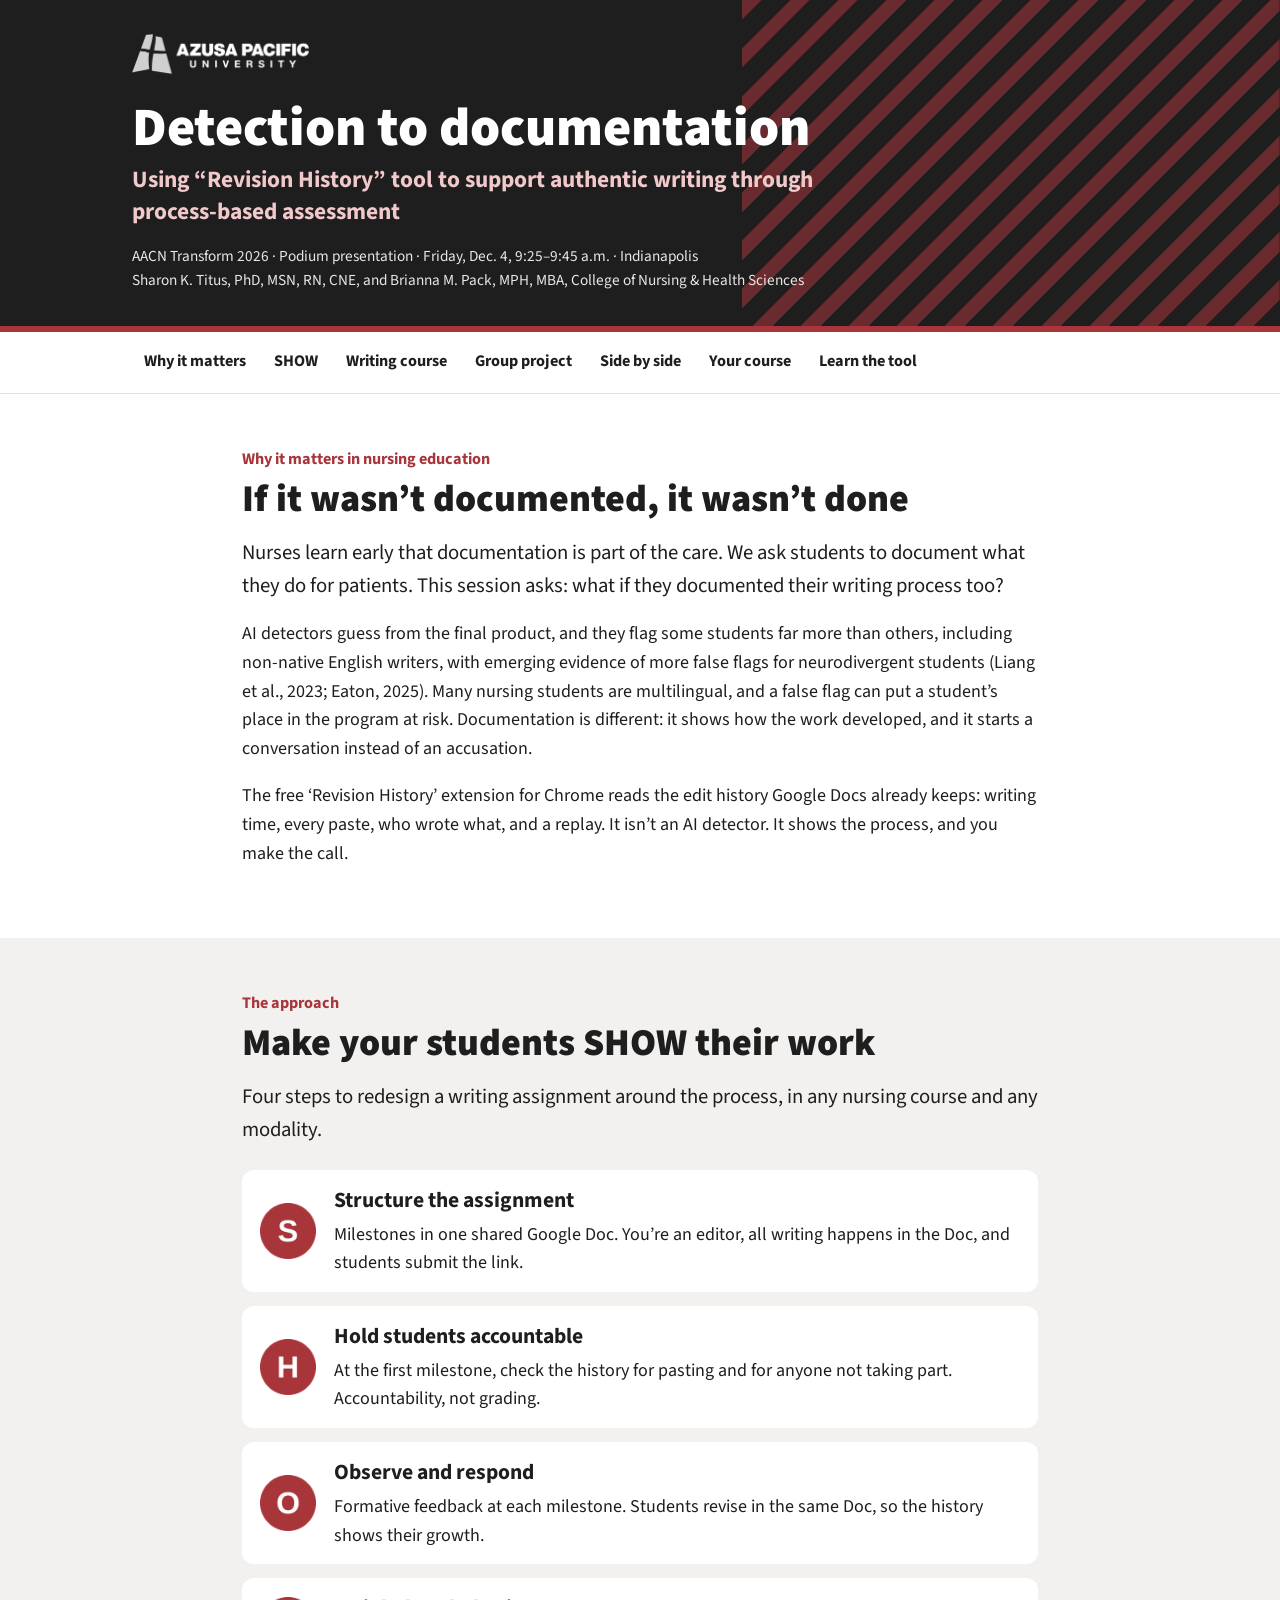
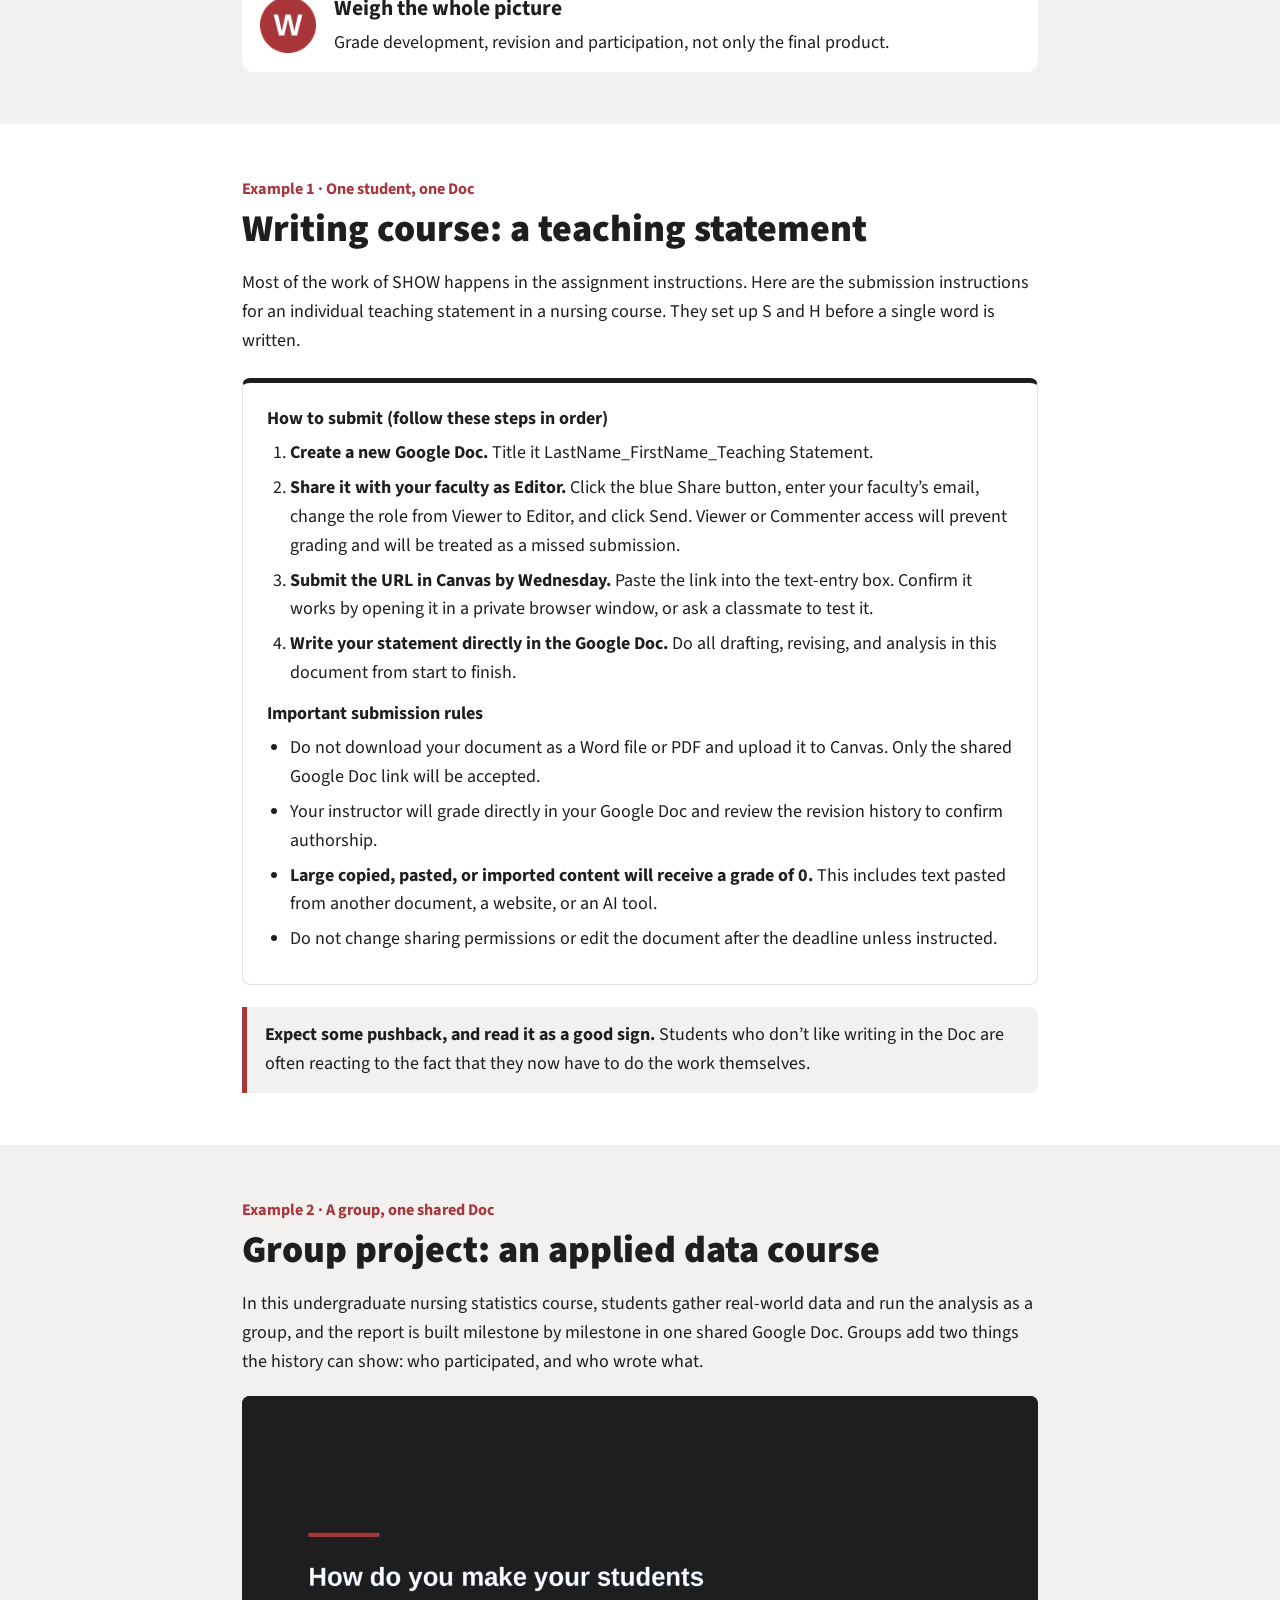
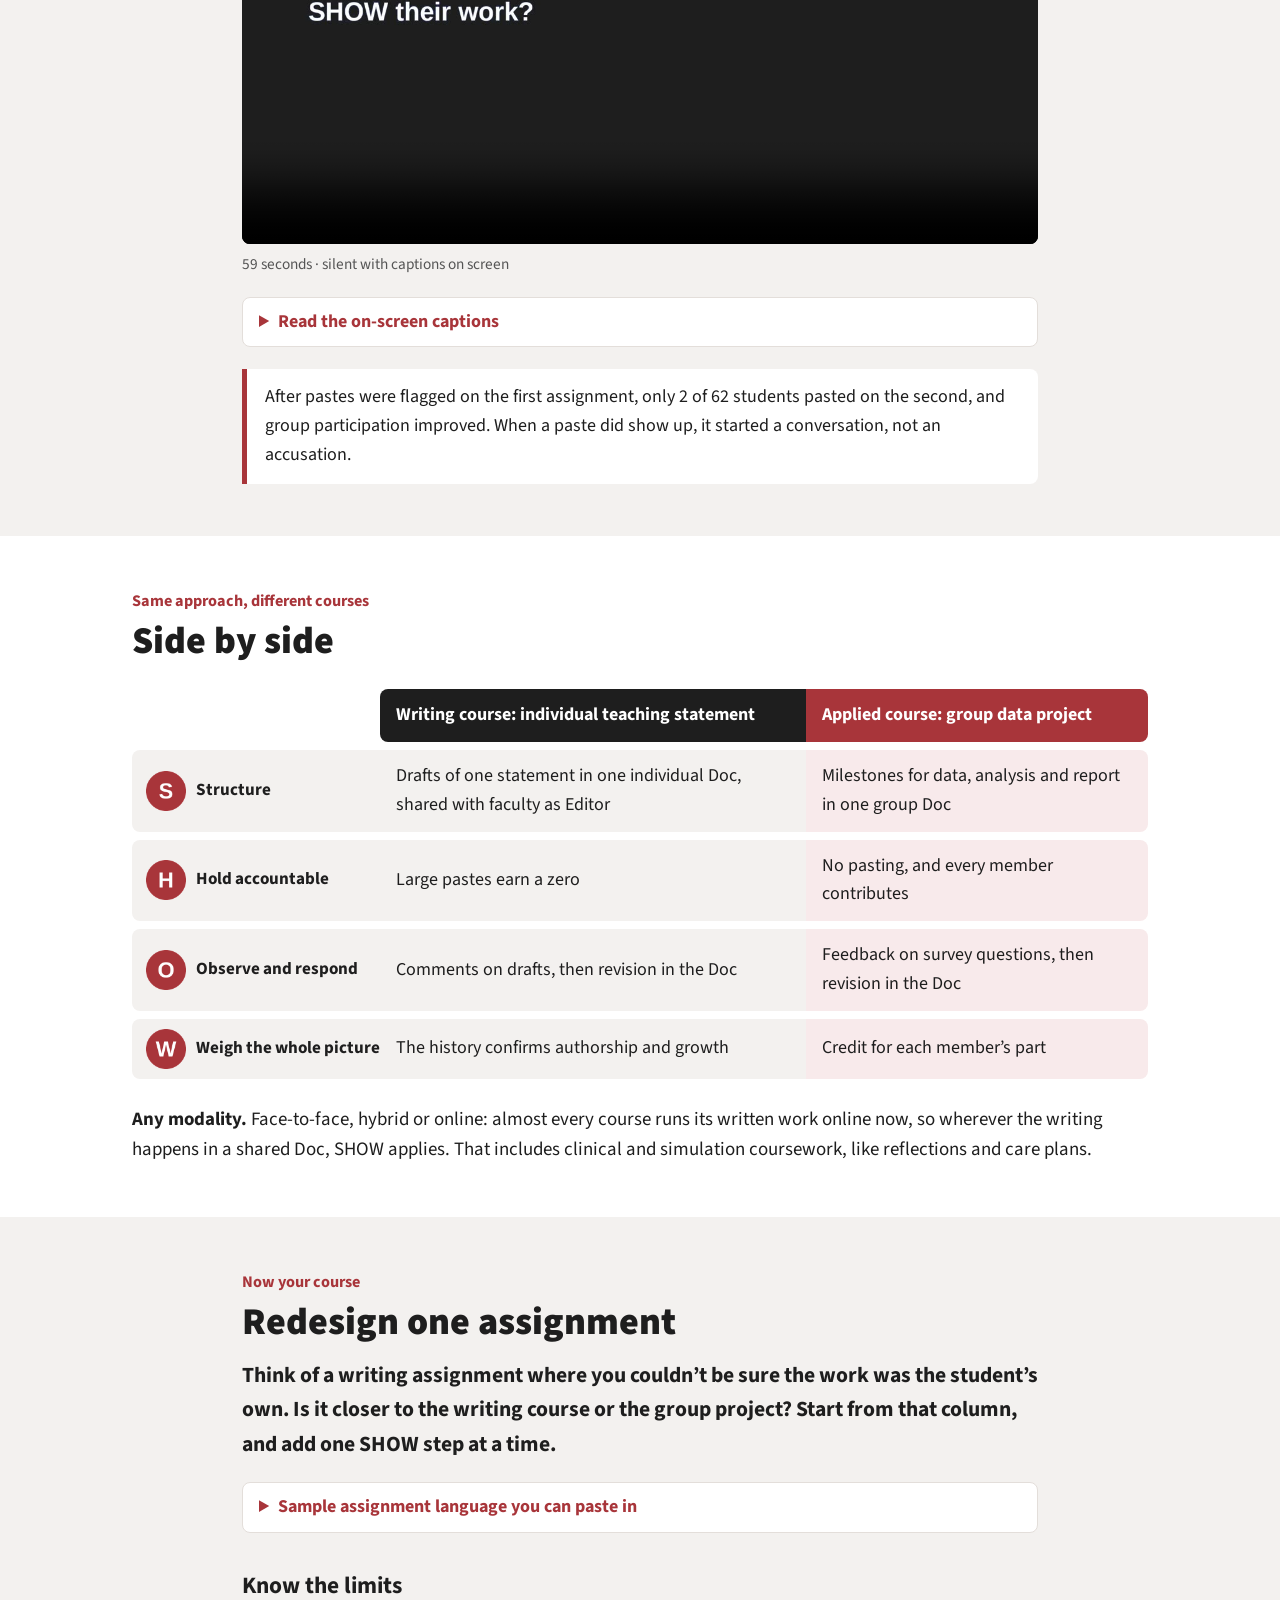
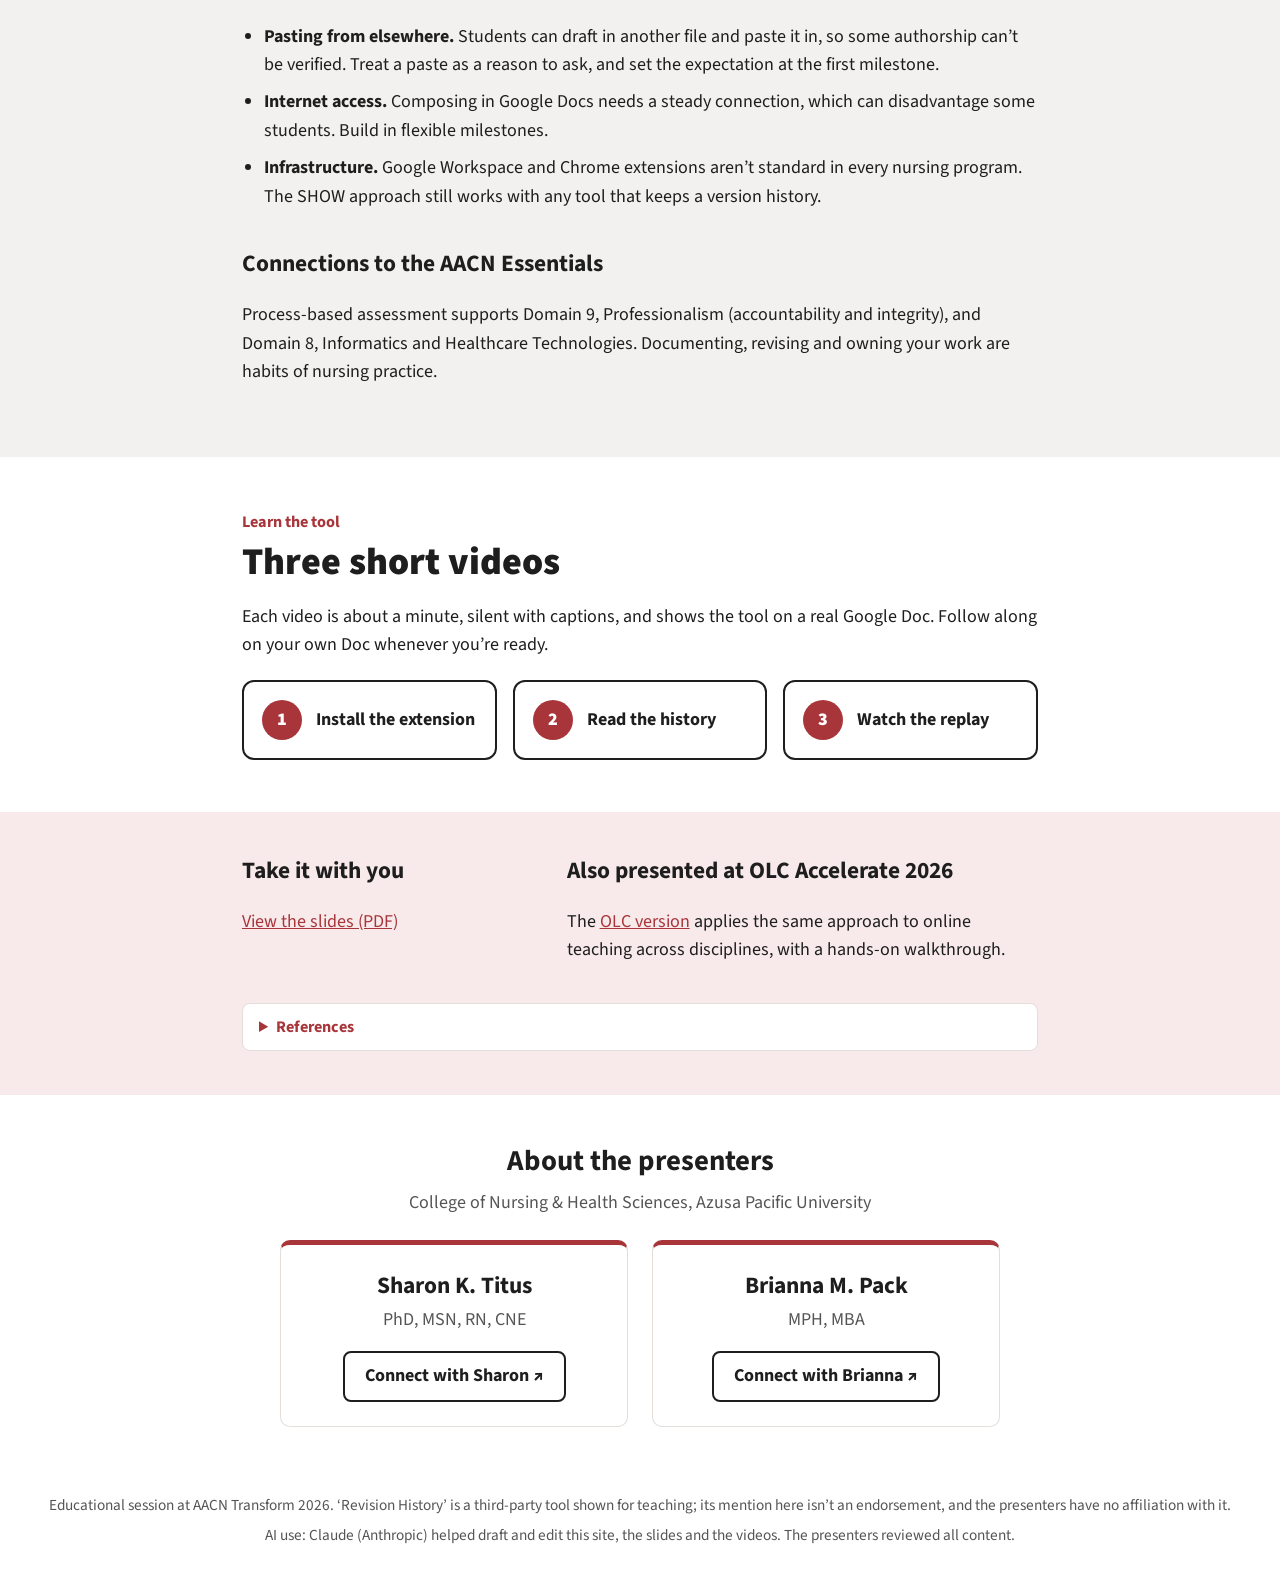
<file: index.html>
<!doctype html>
<html lang="en"><head><meta charset="utf-8"><meta name="viewport" content="width=device-width,initial-scale=1">
<title>Overview · Detection to documentation</title>
<meta name="description" content="Using “Revision History” tool to support authentic writing through process-based assessment. SHOW across nursing courses, from AACN Transform 2026.">
<meta property="og:title" content="Detection to documentation: Overview"><meta property="og:description" content="Using “Revision History” tool to support authentic writing through process-based assessment. Nursing education, any modality.">
<meta property="og:url" content="https://briannapack.github.io/detection-to-documentation-aacn/"><meta property="og:image" content="https://briannapack.github.io/detection-to-documentation-aacn/assets/img/share.png">
<meta property="og:image:alt" content="Detection to documentation: Using “Revision History” tool to support authentic writing through process-based assessment"><meta name="twitter:card" content="summary_large_image">
<link rel="icon" href="assets/img/badge-S.png">
<link rel="preconnect" href="https://fonts.googleapis.com"><link rel="preconnect" href="https://fonts.gstatic.com" crossorigin>
<link href="https://fonts.googleapis.com/css2?family=Source+Sans+3:wght@400;600;700;900&display=swap" rel="stylesheet">
<link rel="stylesheet" href="assets/site.css"></head>
<body><a class="skip" href="#main">Skip to content</a>
<header class="hero"><div class="in">
<div class="toprow"><img class="apu" src="assets/img/apu-white.png" alt="Azusa Pacific University" width="179" height="40"></div>
<h1><a href="">Detection to documentation</a></h1><p class="sub">Using “Revision History” tool to support authentic writing through process-based assessment</p>
<p class="meta">AACN Transform 2026 · Podium presentation · Friday, Dec. 4, 9:25–9:45 a.m. · Indianapolis<br>Sharon K. Titus, PhD, MSN, RN, CNE, and Brianna M. Pack, MPH, MBA, College of Nursing &amp; Health Sciences</p></div></header>
<nav class="secnav" aria-label="On this page"><div class="in"><a href="#why">Why it matters</a><a href="#show">SHOW</a><a href="#writing">Writing course</a><a href="#group">Group project</a><a href="#compare">Side by side</a><a href="#yours">Your course</a><a href="#tool">Learn the tool</a></div></nav>
<main id="main">
<section class="sec" id="why"><div class="in narrow">
<p class="eyebrow">Why it matters in nursing education</p>
<h2 class="title">If it wasn’t documented, it wasn’t done</h2>
<p class="lead">Nurses learn early that documentation is part of the care. We ask students to document what they do for patients. This session asks: what if they documented their writing process too?</p>
<p>AI detectors guess from the final product, and they flag some students far more than others, including non-native English writers, with emerging evidence of more false flags for neurodivergent students (Liang et al., 2023; Eaton, 2025). Many nursing students are multilingual, and a false flag can put a student’s place in the program at risk. Documentation is different: it shows how the work developed, and it starts a conversation instead of an accusation.</p>
<p>The free ‘Revision History’ extension for Chrome reads the edit history Google Docs already keeps: writing time, every paste, who wrote what, and a replay. It isn’t an AI detector. It shows the process, and you make the call.</p>
</div></section>

<section class="band" id="show"><div class="in narrow">
<p class="eyebrow">The approach</p>
<h2 class="title">Make your students SHOW their work</h2>
<p class="lead">Four steps to redesign a writing assignment around the process, in any nursing course and any modality.</p>
<div class="show"><div class="srow"><img class="badge" src="assets/img/badge-S.png" alt="S" width="56" height="56"><div><h3>Structure the assignment</h3><p>Milestones in one shared Google Doc. You’re an editor, all writing happens in the Doc, and students submit the link.</p></div></div><div class="srow"><img class="badge" src="assets/img/badge-H.png" alt="H" width="56" height="56"><div><h3>Hold students accountable</h3><p>At the first milestone, check the history for pasting and for anyone not taking part. Accountability, not grading.</p></div></div><div class="srow"><img class="badge" src="assets/img/badge-O.png" alt="O" width="56" height="56"><div><h3>Observe and respond</h3><p>Formative feedback at each milestone. Students revise in the same Doc, so the history shows their growth.</p></div></div><div class="srow"><img class="badge" src="assets/img/badge-W.png" alt="W" width="56" height="56"><div><h3>Weigh the whole picture</h3><p>Grade development, revision and participation, not only the final product.</p></div></div></div>
</div></section>

<section class="sec" id="writing"><div class="in narrow">
<p class="eyebrow">Example 1 · One student, one Doc</p>
<h2 class="title">Writing course: a teaching statement</h2>
<p>Most of the work of SHOW happens in the assignment instructions. Here are the submission instructions for an individual teaching statement in a nursing course. They set up S and H before a single word is written.</p>
<div class="instr"><p class="ihead">How to submit (follow these steps in order)</p>
<ol><li><b>Create a new Google Doc.</b> Title it LastName_FirstName_Teaching Statement.</li>
<li><b>Share it with your faculty as Editor.</b> Click the blue Share button, enter your faculty’s email, change the role from Viewer to Editor, and click Send. Viewer or Commenter access will prevent grading and will be treated as a missed submission.</li>
<li><b>Submit the URL in Canvas by Wednesday.</b> Paste the link into the text-entry box. Confirm it works by opening it in a private browser window, or ask a classmate to test it.</li>
<li><b>Write your statement directly in the Google Doc.</b> Do all drafting, revising, and analysis in this document from start to finish.</li></ol>
<p class="ihead">Important submission rules</p>
<ul><li>Do not download your document as a Word file or PDF and upload it to Canvas. Only the shared Google Doc link will be accepted.</li>
<li>Your instructor will grade directly in your Google Doc and review the revision history to confirm authorship.</li>
<li><b>Large copied, pasted, or imported content will receive a grade of 0.</b> This includes text pasted from another document, a website, or an AI tool.</li>
<li>Do not change sharing permissions or edit the document after the deadline unless instructed.</li></ul></div>
<p class="note"><b>Expect some pushback, and read it as a good sign.</b> Students who don’t like writing in the Doc are often reacting to the fact that they now have to do the work themselves.</p>
</div></section>

<section class="band" id="group"><div class="in narrow">
<p class="eyebrow">Example 2 · A group, one shared Doc</p>
<h2 class="title">Group project: an applied data course</h2>
<p>In this undergraduate nursing statistics course, students gather real-world data and run the analysis as a group, and the report is built milestone by milestone in one shared Google Doc. Groups add two things the history can show: who participated, and who wrote what.</p>
<figure class="vid">
<video controls playsinline preload="metadata" poster="assets/img/poster-show.jpg" aria-label="Video: a group project set up with SHOW">
<source src="assets/video/make-your-students-show-their-work.mp4" type="video/mp4"></video>
<figcaption class="small">59 seconds · silent with captions on screen</figcaption>
<details class="col"><summary>Read the on-screen captions</summary><ol class="caps"><li>How do you make your students SHOW their work?</li><li>A group project set up with SHOW.</li><li>“Add me as an editor when your group creates this Google Doc.” Instructor sees every draft.</li><li>“Do all writing directly in the Google Doc.” No pasting means a visible process.</li><li>“Looking Ahead: This brainstorm is the first draft of your project proposal.” Feedback comes before the final version.</li><li>“Submit the Google Doc shareable link in the Canvas submission box.” Only the original Doc keeps its history.</li><li>From detection to documentation: the process is the evidence. Try it: redesign one assignment with SHOW.</li></ol></details>
</figure>
<p class="note">After pastes were flagged on the first assignment, only 2 of 62 students pasted on the second, and group participation improved. When a paste did show up, it started a conversation, not an accusation.</p>
</div></section>

<section class="sec" id="compare"><div class="in">
<p class="eyebrow">Same approach, different courses</p>
<h2 class="title">Side by side</h2>
<div class="tablewrap"><table class="cmp"><thead><tr><th scope="col"><span class="sr">SHOW step</span></th><th scope="col">Writing course: individual teaching statement</th><th scope="col">Applied course: group data project</th></tr></thead>
<tbody><tr><th scope="row"><img class="badge" src="assets/img/badge-S.png" alt="S" width="40" height="40"><span>Structure</span></th><td>Drafts of one statement in one individual Doc, shared with faculty as Editor</td><td>Milestones for data, analysis and report in one group Doc</td></tr><tr><th scope="row"><img class="badge" src="assets/img/badge-H.png" alt="H" width="40" height="40"><span>Hold accountable</span></th><td>Large pastes earn a zero</td><td>No pasting, and every member contributes</td></tr><tr><th scope="row"><img class="badge" src="assets/img/badge-O.png" alt="O" width="40" height="40"><span>Observe and respond</span></th><td>Comments on drafts, then revision in the Doc</td><td>Feedback on survey questions, then revision in the Doc</td></tr><tr><th scope="row"><img class="badge" src="assets/img/badge-W.png" alt="W" width="40" height="40"><span>Weigh the whole picture</span></th><td>The history confirms authorship and growth</td><td>Credit for each member’s part</td></tr></tbody></table></div>
<p class="modal"><b>Any modality.</b> Face-to-face, hybrid or online: almost every course runs its written work online now, so wherever the writing happens in a shared Doc, SHOW applies. That includes clinical and simulation coursework, like reflections and care plans.</p>
</div></section>

<section class="band" id="yours"><div class="in narrow">
<p class="eyebrow">Now your course</p>
<h2 class="title">Redesign one assignment</h2>
<p class="try">Think of a writing assignment where you couldn’t be sure the work was the student’s own. Is it closer to the writing course or the group project? Start from that column, and add one SHOW step at a time.</p>
<details class="col"><summary>Sample assignment language you can paste in</summary>
<ol class="copy"><li><b>Add me as an editor when you create this Google Doc.</b> I use the revision history to verify participation and authorship and ensure fairness. Students who do not show active involvement in the Google Doc will not receive credit.</li>
<li><b>Do all writing directly in the Google Doc.</b> The revision history is how I see your writing process, and the process is part of what this assignment asks for. Content that is written elsewhere and pasted, imported, or uploaded into the document cannot be verified, so it will receive a zero.</li></ol>
<p><b>To submit:</b> Share the Doc with your faculty as Editor, and submit the Google Doc’s link in Canvas. Do not upload a Word or PDF copy.</p>
<button class="copybtn" type="button">Copy this language</button></details>
<h3 class="h3">Know the limits</h3>
<ul class="limits"><li><b>Pasting from elsewhere.</b> Students can draft in another file and paste it in, so some authorship can’t be verified. Treat a paste as a reason to ask, and set the expectation at the first milestone.</li>
<li><b>Internet access.</b> Composing in Google Docs needs a steady connection, which can disadvantage some students. Build in flexible milestones.</li>
<li><b>Infrastructure.</b> Google Workspace and Chrome extensions aren’t standard in every nursing program. The SHOW approach still works with any tool that keeps a version history.</li></ul>
<h3 class="h3">Connections to the AACN Essentials</h3>
<p>Process-based assessment supports Domain 9, Professionalism (accountability and integrity), and Domain 8, Informatics and Healthcare Technologies. Documenting, revising and owning your work are habits of nursing practice.</p>
</div></section>

<section class="sec" id="tool"><div class="in narrow">
<p class="eyebrow">Learn the tool</p>
<h2 class="title">Three short videos</h2>
<p>Each video is about a minute, silent with captions, and shows the tool on a real Google Doc. Follow along on your own Doc whenever you’re ready.</p>
<div class="tcards"><a class="tcard" href="step-1/"><span class="num">1</span><span>Install the extension</span></a><a class="tcard" href="step-2/"><span class="num">2</span><span>Read the history</span></a><a class="tcard" href="step-3/"><span class="num">3</span><span>Watch the replay</span></a></div>
</div></section>
<section class="take"><div class="in narrow">
<div class="takegrid"><div><h2 class="h3">Take it with you</h2><p><a href="downloads/Detection-to-Documentation-Slides.pdf" target="_blank" rel="noopener">View the slides (PDF)</a></p></div>
<div><h2 class="h3">Also presented at OLC Accelerate 2026</h2><p>The <a href="https://briannapack.github.io/detection-to-documentation/">OLC version</a> applies the same approach to online teaching across disciplines, with a hands-on walkthrough.</p></div></div>
<details class="col refs"><summary>References</summary><ul>
<li>American Association of Colleges of Nursing. (2021). <i>The Essentials: Core competencies for professional nursing education</i>. https://www.aacnnursing.org/essentials</li>
<li>Eaton, S. E. (2025). Neurodiversity and academic integrity: Toward epistemic plurality in a postplagiarism era. <i>Teaching in Higher Education</i>. https://doi.org/10.1080/13562517.2025.2583456</li>
<li>Gay, K., &amp; Muscanell, N. (2026, March 23). <i>2026 EDUCAUSE students and technology report: Steady through change</i>. EDUCAUSE.</li>
<li>Liang, W., Yuksekgonul, M., Mao, Y., Wu, E., &amp; Zou, J. (2023). GPT detectors are biased against non-native English writers. <i>Patterns, 4</i>(7), Article 100779. https://doi.org/10.1016/j.patter.2023.100779</li>
<li>Schmitz, A., &amp; Laird, E. (2025, December). AI-powered pedagogy: A guide to evidence-based teaching tools. <i>EDUCAUSE Review</i>.</li>
<li>Revision History. (n.d.). <i>Writing process visibility for Google Docs &amp; Slides</i>. https://revisionhistory.com</li></ul></details>
</div></section>
<section class="presenters"><div class="in narrow"><h2 class="h3">About the presenters</h2><p class="psub">College of Nursing &amp; Health Sciences, Azusa Pacific University</p><div class="pgrid"><div class="pcard"><h3>Sharon K. Titus</h3><p class="cred">PhD, MSN, RN, CNE</p><a class="cbtn" href="https://www.linkedin.com/in/sharon-k-titus-phd-msn-rn-cne-professor-310044142/" target="_blank" rel="noopener">Connect with Sharon <span aria-hidden="true">↗</span><span class="sr">(opens in a new tab)</span></a></div><div class="pcard"><h3>Brianna M. Pack</h3><p class="cred">MPH, MBA</p><a class="cbtn" href="https://briannapack.github.io/" target="_blank" rel="noopener">Connect with Brianna <span aria-hidden="true">↗</span><span class="sr">(opens in a new tab)</span></a></div></div></div></section></main>
<footer class="foot"><p>Educational session at AACN Transform 2026. ‘Revision History’ is a third-party tool shown for teaching; its mention here isn’t an endorsement, and the presenters have no affiliation with it.</p>
<p>AI use: Claude (Anthropic) helped draft and edit this site, the slides and the videos. The presenters reviewed all content.</p></footer>
<script src="assets/site.js" defer></script>
</body></html>
</file>
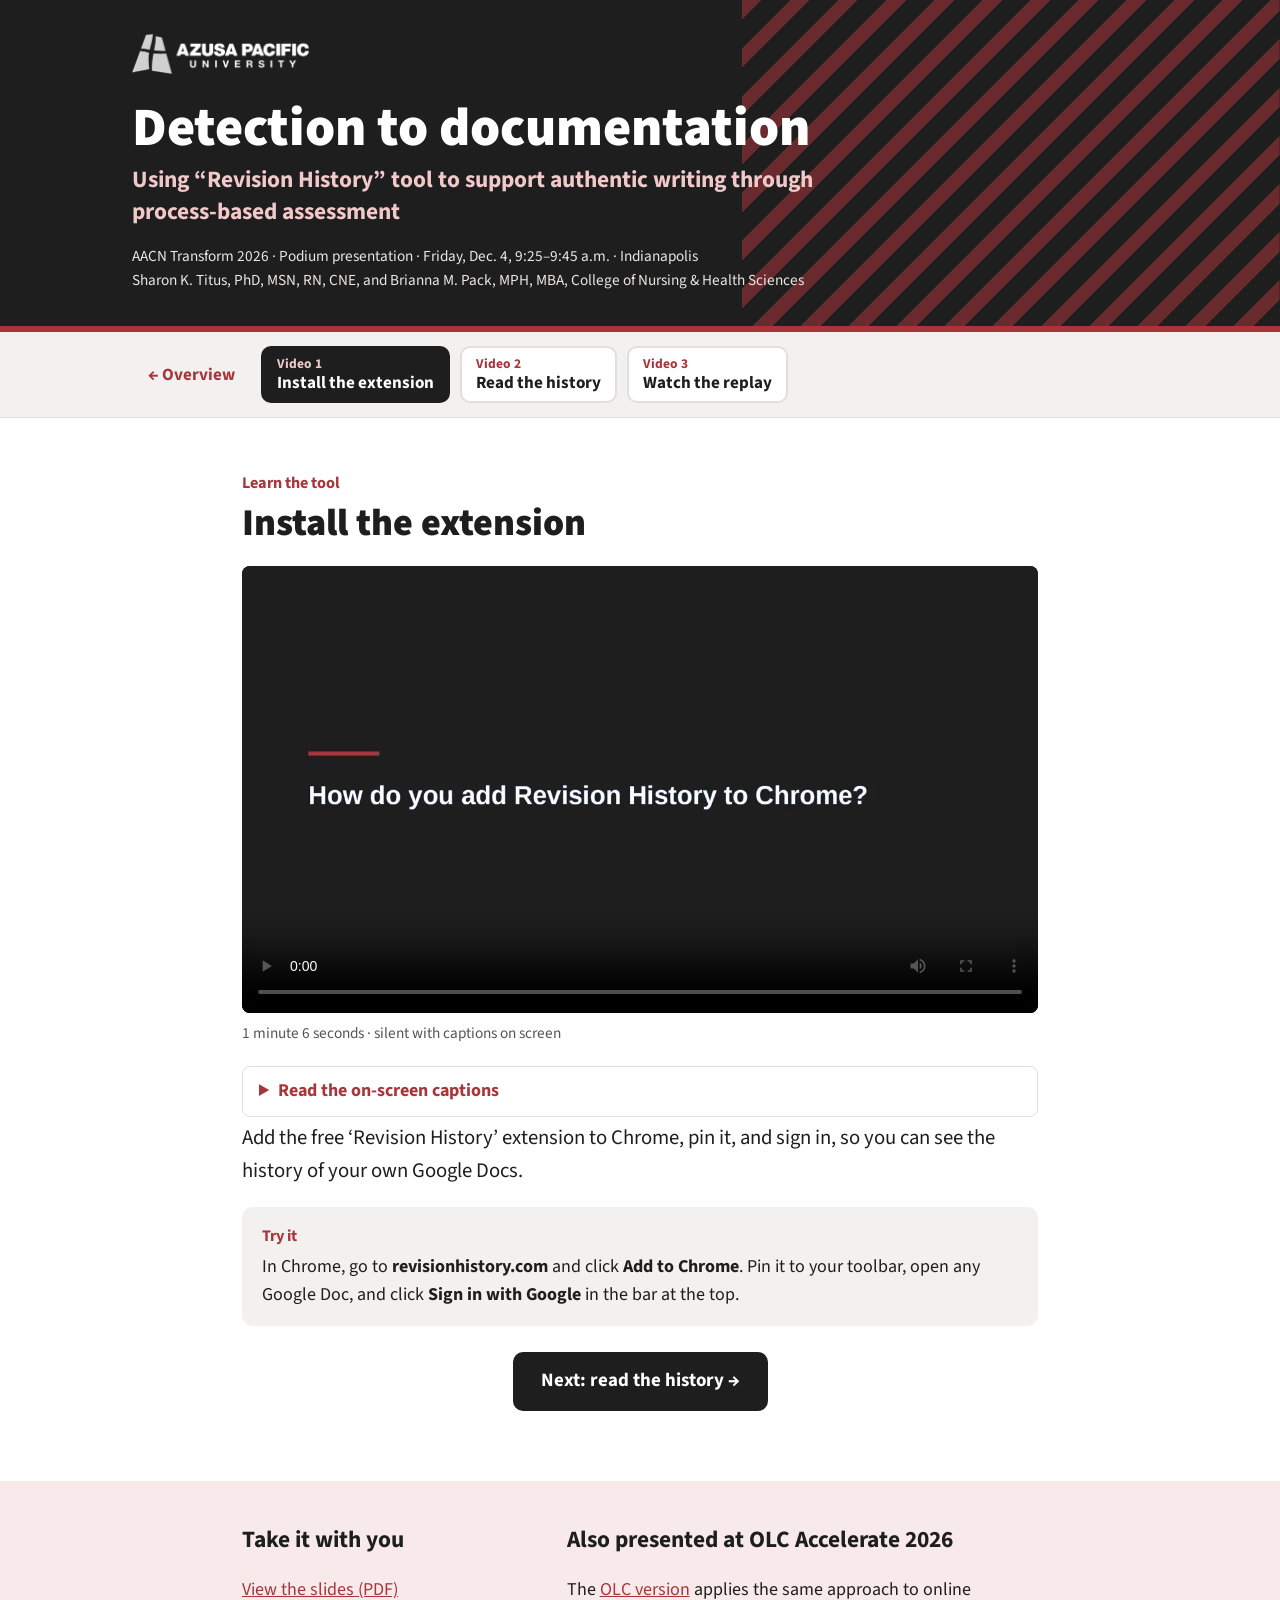
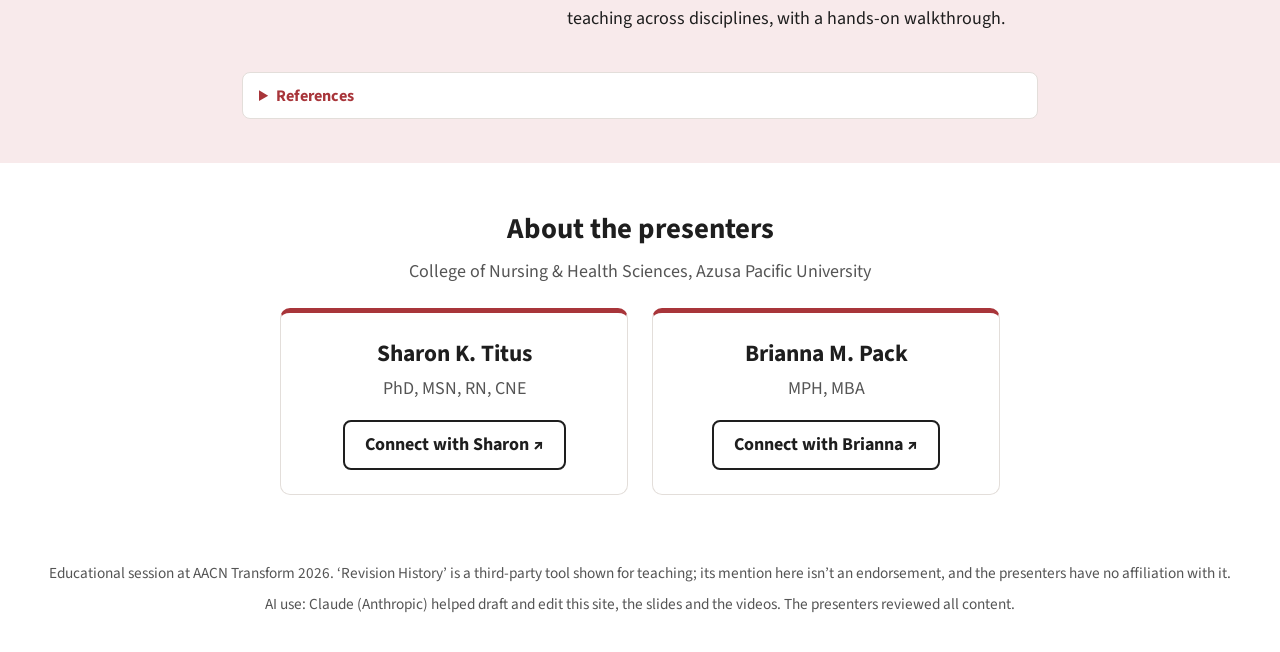
<file: step-1/index.html>
<!doctype html>
<html lang="en"><head><meta charset="utf-8"><meta name="viewport" content="width=device-width,initial-scale=1">
<title>Install the extension · Detection to documentation</title>
<meta name="description" content="Using “Revision History” tool to support authentic writing through process-based assessment. SHOW across nursing courses, from AACN Transform 2026.">
<meta property="og:title" content="Detection to documentation: Install the extension"><meta property="og:description" content="Using “Revision History” tool to support authentic writing through process-based assessment. Nursing education, any modality.">
<meta property="og:url" content="https://briannapack.github.io/detection-to-documentation-aacn/step-1/"><meta property="og:image" content="https://briannapack.github.io/detection-to-documentation-aacn/assets/img/share.png">
<meta property="og:image:alt" content="Detection to documentation: Using “Revision History” tool to support authentic writing through process-based assessment"><meta name="twitter:card" content="summary_large_image">
<link rel="icon" href="../assets/img/badge-S.png">
<link rel="preconnect" href="https://fonts.googleapis.com"><link rel="preconnect" href="https://fonts.gstatic.com" crossorigin>
<link href="https://fonts.googleapis.com/css2?family=Source+Sans+3:wght@400;600;700;900&display=swap" rel="stylesheet">
<link rel="stylesheet" href="../assets/site.css"></head>
<body><a class="skip" href="#main">Skip to content</a>
<header class="hero"><div class="in">
<div class="toprow"><img class="apu" src="../assets/img/apu-white.png" alt="Azusa Pacific University" width="179" height="40"></div>
<h1><a href="../">Detection to documentation</a></h1><p class="sub">Using “Revision History” tool to support authentic writing through process-based assessment</p>
<p class="meta">AACN Transform 2026 · Podium presentation · Friday, Dec. 4, 9:25–9:45 a.m. · Indianapolis<br>Sharon K. Titus, PhD, MSN, RN, CNE, and Brianna M. Pack, MPH, MBA, College of Nursing &amp; Health Sciences</p></div></header>

<main id="main">
<nav class="toolnav" aria-label="Tool videos"><div class="in"><a class="back" href="../#tool">← Overview</a><a href="../step-1/" aria-current="page"><span>Video 1</span>Install the extension</a><a href="../step-2/"><span>Video 2</span>Read the history</a><a href="../step-3/"><span>Video 3</span>Watch the replay</a></div></nav>
<section class="sec"><div class="in narrow"><p class="eyebrow">Learn the tool</p><h2 class="title">Install the extension</h2>
<figure class="vid">
<video controls playsinline preload="metadata" poster="../assets/img/poster-install.jpg" aria-label="Video: Install the extension">
<source src="../assets/video/install-the-extension.mp4" type="video/mp4"></video>
<figcaption class="small">1 minute 6 seconds · silent with captions on screen</figcaption>
<details class="col"><summary>Read the on-screen captions</summary><ol class="caps"><li>How do you add Revision History to Chrome?</li><li>Type revisionhistory.com into Chrome.</li><li>Click Get Extension.</li><li>Click Add to Chrome.</li><li>Approve it: click Add extension.</li><li>Click the puzzle piece.</li><li>Pin Revision History. The pin turns blue.</li><li>Open any Google Doc.</li><li>Click Sign in with Google in the new bar.</li><li>Sign in with Google.</li><li>Once you’re signed in, this bar appears.</li><li>You’re set up. Next: Step 2, read the history.</li></ol></details>
</figure>
<p class="lead">Add the free ‘Revision History’ extension to Chrome, pin it, and sign in, so you can see the history of your own Google Docs.</p>
<div class="trybox"><p class="lbl">Try it</p><p>In Chrome, go to <b>revisionhistory.com</b> and click <b>Add to Chrome</b>. Pin it to your toolbar, open any Google Doc, and click <b>Sign in with Google</b> in the bar at the top.</p></div>
<p class="center"><a class="btn" href="../step-2/">Next: read the history <span aria-hidden="true">→</span></a></p></div></section>
<section class="take"><div class="in narrow">
<div class="takegrid"><div><h2 class="h3">Take it with you</h2><p><a href="../downloads/Detection-to-Documentation-Slides.pdf" target="_blank" rel="noopener">View the slides (PDF)</a></p></div>
<div><h2 class="h3">Also presented at OLC Accelerate 2026</h2><p>The <a href="https://briannapack.github.io/detection-to-documentation/">OLC version</a> applies the same approach to online teaching across disciplines, with a hands-on walkthrough.</p></div></div>
<details class="col refs"><summary>References</summary><ul>
<li>American Association of Colleges of Nursing. (2021). <i>The Essentials: Core competencies for professional nursing education</i>. https://www.aacnnursing.org/essentials</li>
<li>Eaton, S. E. (2025). Neurodiversity and academic integrity: Toward epistemic plurality in a postplagiarism era. <i>Teaching in Higher Education</i>. https://doi.org/10.1080/13562517.2025.2583456</li>
<li>Gay, K., &amp; Muscanell, N. (2026, March 23). <i>2026 EDUCAUSE students and technology report: Steady through change</i>. EDUCAUSE.</li>
<li>Liang, W., Yuksekgonul, M., Mao, Y., Wu, E., &amp; Zou, J. (2023). GPT detectors are biased against non-native English writers. <i>Patterns, 4</i>(7), Article 100779. https://doi.org/10.1016/j.patter.2023.100779</li>
<li>Schmitz, A., &amp; Laird, E. (2025, December). AI-powered pedagogy: A guide to evidence-based teaching tools. <i>EDUCAUSE Review</i>.</li>
<li>Revision History. (n.d.). <i>Writing process visibility for Google Docs &amp; Slides</i>. https://revisionhistory.com</li></ul></details>
</div></section>
<section class="presenters"><div class="in narrow"><h2 class="h3">About the presenters</h2><p class="psub">College of Nursing &amp; Health Sciences, Azusa Pacific University</p><div class="pgrid"><div class="pcard"><h3>Sharon K. Titus</h3><p class="cred">PhD, MSN, RN, CNE</p><a class="cbtn" href="https://www.linkedin.com/in/sharon-k-titus-phd-msn-rn-cne-professor-310044142/" target="_blank" rel="noopener">Connect with Sharon <span aria-hidden="true">↗</span><span class="sr">(opens in a new tab)</span></a></div><div class="pcard"><h3>Brianna M. Pack</h3><p class="cred">MPH, MBA</p><a class="cbtn" href="https://briannapack.github.io/" target="_blank" rel="noopener">Connect with Brianna <span aria-hidden="true">↗</span><span class="sr">(opens in a new tab)</span></a></div></div></div></section></main>
<footer class="foot"><p>Educational session at AACN Transform 2026. ‘Revision History’ is a third-party tool shown for teaching; its mention here isn’t an endorsement, and the presenters have no affiliation with it.</p>
<p>AI use: Claude (Anthropic) helped draft and edit this site, the slides and the videos. The presenters reviewed all content.</p></footer>
<script src="../assets/site.js" defer></script>
</body></html>
</file>
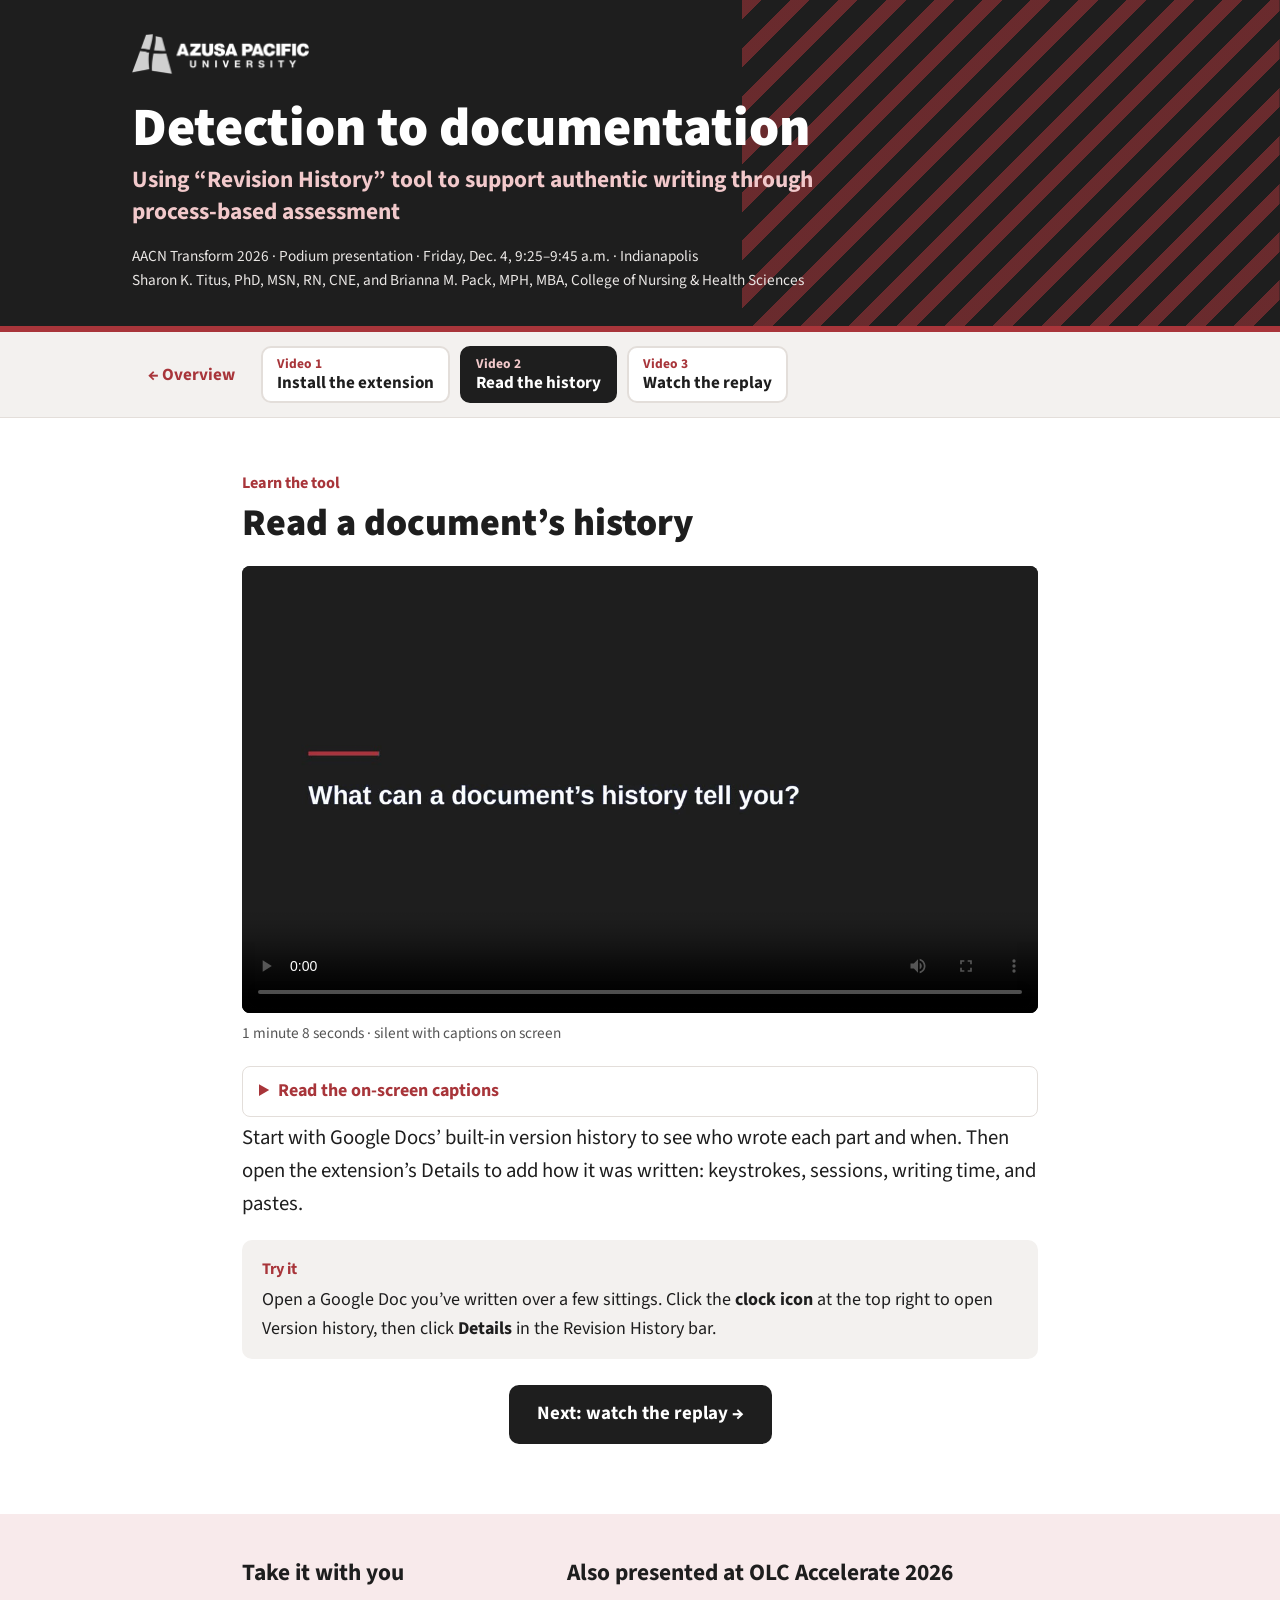
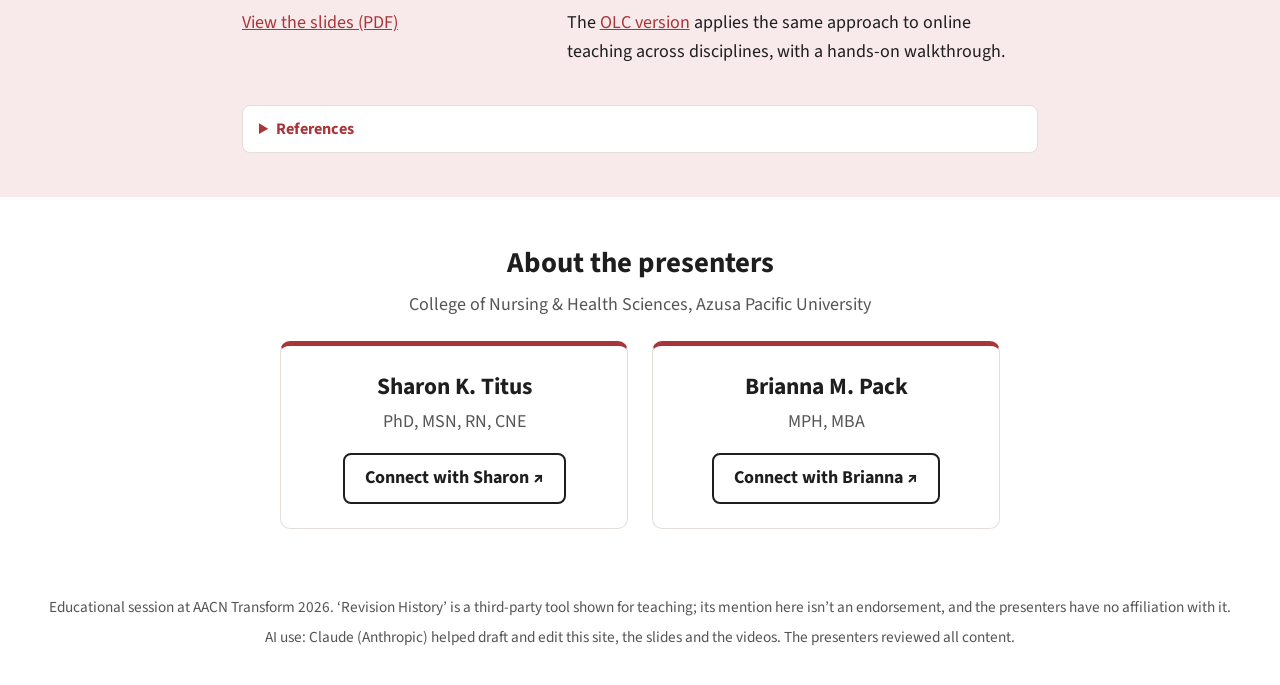
<file: step-2/index.html>
<!doctype html>
<html lang="en"><head><meta charset="utf-8"><meta name="viewport" content="width=device-width,initial-scale=1">
<title>Read the history · Detection to documentation</title>
<meta name="description" content="Using “Revision History” tool to support authentic writing through process-based assessment. SHOW across nursing courses, from AACN Transform 2026.">
<meta property="og:title" content="Detection to documentation: Read the history"><meta property="og:description" content="Using “Revision History” tool to support authentic writing through process-based assessment. Nursing education, any modality.">
<meta property="og:url" content="https://briannapack.github.io/detection-to-documentation-aacn/step-2/"><meta property="og:image" content="https://briannapack.github.io/detection-to-documentation-aacn/assets/img/share.png">
<meta property="og:image:alt" content="Detection to documentation: Using “Revision History” tool to support authentic writing through process-based assessment"><meta name="twitter:card" content="summary_large_image">
<link rel="icon" href="../assets/img/badge-S.png">
<link rel="preconnect" href="https://fonts.googleapis.com"><link rel="preconnect" href="https://fonts.gstatic.com" crossorigin>
<link href="https://fonts.googleapis.com/css2?family=Source+Sans+3:wght@400;600;700;900&display=swap" rel="stylesheet">
<link rel="stylesheet" href="../assets/site.css"></head>
<body><a class="skip" href="#main">Skip to content</a>
<header class="hero"><div class="in">
<div class="toprow"><img class="apu" src="../assets/img/apu-white.png" alt="Azusa Pacific University" width="179" height="40"></div>
<h1><a href="../">Detection to documentation</a></h1><p class="sub">Using “Revision History” tool to support authentic writing through process-based assessment</p>
<p class="meta">AACN Transform 2026 · Podium presentation · Friday, Dec. 4, 9:25–9:45 a.m. · Indianapolis<br>Sharon K. Titus, PhD, MSN, RN, CNE, and Brianna M. Pack, MPH, MBA, College of Nursing &amp; Health Sciences</p></div></header>

<main id="main">
<nav class="toolnav" aria-label="Tool videos"><div class="in"><a class="back" href="../#tool">← Overview</a><a href="../step-1/"><span>Video 1</span>Install the extension</a><a href="../step-2/" aria-current="page"><span>Video 2</span>Read the history</a><a href="../step-3/"><span>Video 3</span>Watch the replay</a></div></nav>
<section class="sec"><div class="in narrow"><p class="eyebrow">Learn the tool</p><h2 class="title">Read a document’s history</h2>
<figure class="vid">
<video controls playsinline preload="metadata" poster="../assets/img/poster-history.jpg" aria-label="Video: Read a document’s history">
<source src="../assets/video/read-the-history.mp4" type="video/mp4"></video>
<figcaption class="small">1 minute 8 seconds · silent with captions on screen</figcaption>
<details class="col"><summary>Read the on-screen captions</summary><ol class="caps"><li>What can a document’s history tell you?</li><li>Open Version history: click the clock icon.</li><li>This is Google Docs’ built-in Version history.</li><li>Version history shows who wrote each part, and when.</li><li>Click an earlier version to see one person’s edit, in their color.</li><li>The next version: a whole paragraph at once. You see the stage, not how it got there.</li><li>The Revision History extension adds how: keystrokes, sessions, and pastes.</li><li>Pastes from outside the doc.</li><li>Writing sessions and total writing time.</li><li>Click Details to see more.</li><li>Editing sessions: when, and for how long.</li><li>Large pastes: what was pasted, and when.</li><li>Two tools, one approach: look at the process. Next: Step 3, watch the replay.</li></ol></details>
</figure>
<p class="lead">Start with Google Docs’ built-in version history to see who wrote each part and when. Then open the extension’s Details to add how it was written: keystrokes, sessions, writing time, and pastes.</p>
<div class="trybox"><p class="lbl">Try it</p><p>Open a Google Doc you’ve written over a few sittings. Click the <b>clock icon</b> at the top right to open Version history, then click <b>Details</b> in the Revision History bar.</p></div>
<p class="center"><a class="btn" href="../step-3/">Next: watch the replay <span aria-hidden="true">→</span></a></p></div></section>
<section class="take"><div class="in narrow">
<div class="takegrid"><div><h2 class="h3">Take it with you</h2><p><a href="../downloads/Detection-to-Documentation-Slides.pdf" target="_blank" rel="noopener">View the slides (PDF)</a></p></div>
<div><h2 class="h3">Also presented at OLC Accelerate 2026</h2><p>The <a href="https://briannapack.github.io/detection-to-documentation/">OLC version</a> applies the same approach to online teaching across disciplines, with a hands-on walkthrough.</p></div></div>
<details class="col refs"><summary>References</summary><ul>
<li>American Association of Colleges of Nursing. (2021). <i>The Essentials: Core competencies for professional nursing education</i>. https://www.aacnnursing.org/essentials</li>
<li>Eaton, S. E. (2025). Neurodiversity and academic integrity: Toward epistemic plurality in a postplagiarism era. <i>Teaching in Higher Education</i>. https://doi.org/10.1080/13562517.2025.2583456</li>
<li>Gay, K., &amp; Muscanell, N. (2026, March 23). <i>2026 EDUCAUSE students and technology report: Steady through change</i>. EDUCAUSE.</li>
<li>Liang, W., Yuksekgonul, M., Mao, Y., Wu, E., &amp; Zou, J. (2023). GPT detectors are biased against non-native English writers. <i>Patterns, 4</i>(7), Article 100779. https://doi.org/10.1016/j.patter.2023.100779</li>
<li>Schmitz, A., &amp; Laird, E. (2025, December). AI-powered pedagogy: A guide to evidence-based teaching tools. <i>EDUCAUSE Review</i>.</li>
<li>Revision History. (n.d.). <i>Writing process visibility for Google Docs &amp; Slides</i>. https://revisionhistory.com</li></ul></details>
</div></section>
<section class="presenters"><div class="in narrow"><h2 class="h3">About the presenters</h2><p class="psub">College of Nursing &amp; Health Sciences, Azusa Pacific University</p><div class="pgrid"><div class="pcard"><h3>Sharon K. Titus</h3><p class="cred">PhD, MSN, RN, CNE</p><a class="cbtn" href="https://www.linkedin.com/in/sharon-k-titus-phd-msn-rn-cne-professor-310044142/" target="_blank" rel="noopener">Connect with Sharon <span aria-hidden="true">↗</span><span class="sr">(opens in a new tab)</span></a></div><div class="pcard"><h3>Brianna M. Pack</h3><p class="cred">MPH, MBA</p><a class="cbtn" href="https://briannapack.github.io/" target="_blank" rel="noopener">Connect with Brianna <span aria-hidden="true">↗</span><span class="sr">(opens in a new tab)</span></a></div></div></div></section></main>
<footer class="foot"><p>Educational session at AACN Transform 2026. ‘Revision History’ is a third-party tool shown for teaching; its mention here isn’t an endorsement, and the presenters have no affiliation with it.</p>
<p>AI use: Claude (Anthropic) helped draft and edit this site, the slides and the videos. The presenters reviewed all content.</p></footer>
<script src="../assets/site.js" defer></script>
</body></html>
</file>
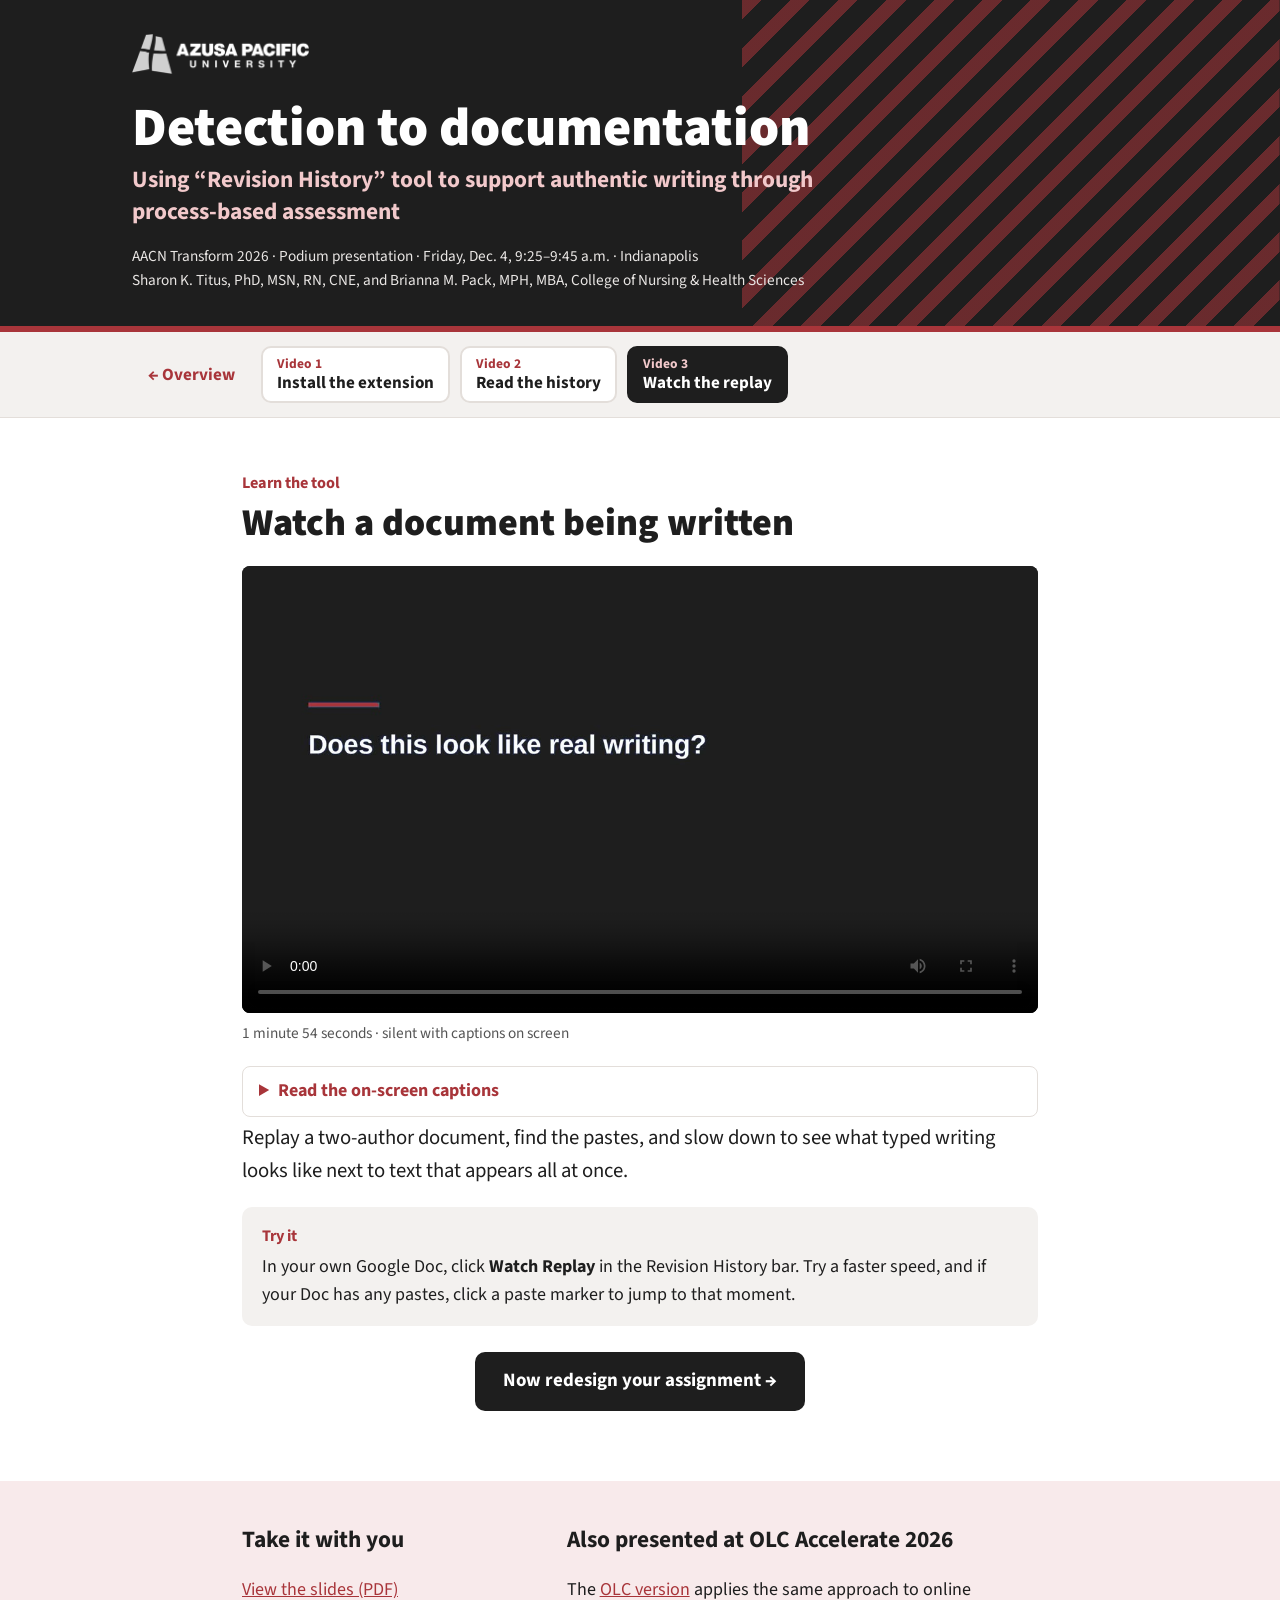
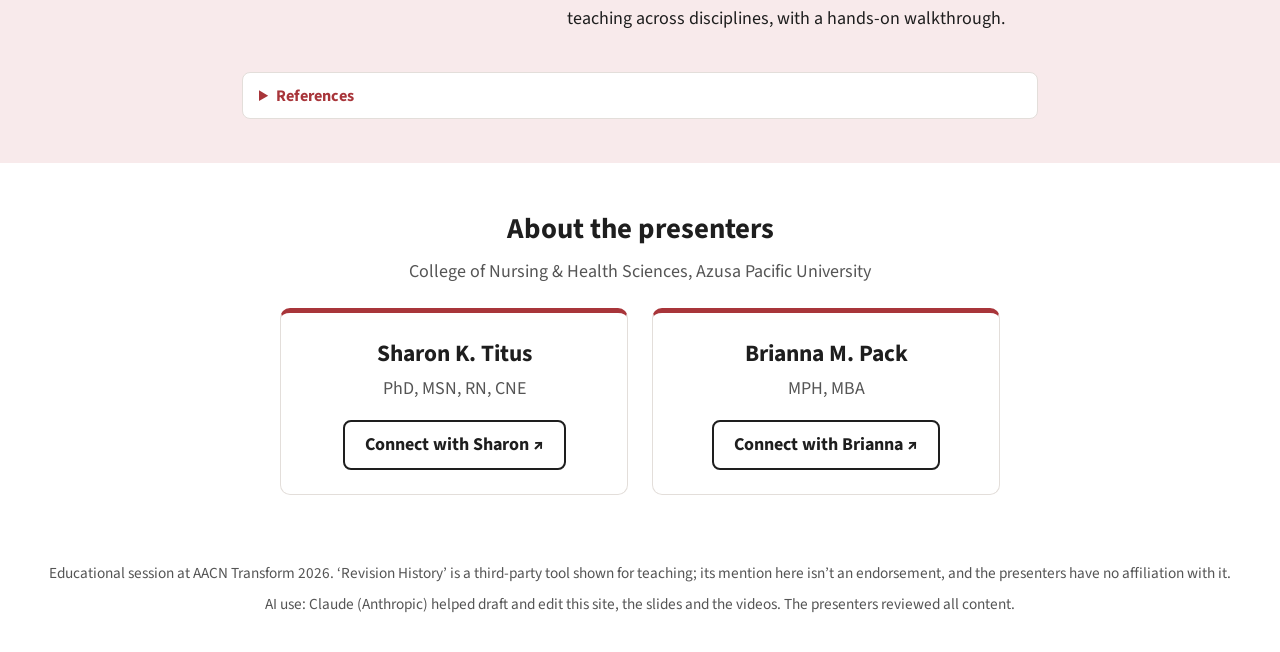
<file: step-3/index.html>
<!doctype html>
<html lang="en"><head><meta charset="utf-8"><meta name="viewport" content="width=device-width,initial-scale=1">
<title>Watch the replay · Detection to documentation</title>
<meta name="description" content="Using “Revision History” tool to support authentic writing through process-based assessment. SHOW across nursing courses, from AACN Transform 2026.">
<meta property="og:title" content="Detection to documentation: Watch the replay"><meta property="og:description" content="Using “Revision History” tool to support authentic writing through process-based assessment. Nursing education, any modality.">
<meta property="og:url" content="https://briannapack.github.io/detection-to-documentation-aacn/step-3/"><meta property="og:image" content="https://briannapack.github.io/detection-to-documentation-aacn/assets/img/share.png">
<meta property="og:image:alt" content="Detection to documentation: Using “Revision History” tool to support authentic writing through process-based assessment"><meta name="twitter:card" content="summary_large_image">
<link rel="icon" href="../assets/img/badge-S.png">
<link rel="preconnect" href="https://fonts.googleapis.com"><link rel="preconnect" href="https://fonts.gstatic.com" crossorigin>
<link href="https://fonts.googleapis.com/css2?family=Source+Sans+3:wght@400;600;700;900&display=swap" rel="stylesheet">
<link rel="stylesheet" href="../assets/site.css"></head>
<body><a class="skip" href="#main">Skip to content</a>
<header class="hero"><div class="in">
<div class="toprow"><img class="apu" src="../assets/img/apu-white.png" alt="Azusa Pacific University" width="179" height="40"></div>
<h1><a href="../">Detection to documentation</a></h1><p class="sub">Using “Revision History” tool to support authentic writing through process-based assessment</p>
<p class="meta">AACN Transform 2026 · Podium presentation · Friday, Dec. 4, 9:25–9:45 a.m. · Indianapolis<br>Sharon K. Titus, PhD, MSN, RN, CNE, and Brianna M. Pack, MPH, MBA, College of Nursing &amp; Health Sciences</p></div></header>

<main id="main">
<nav class="toolnav" aria-label="Tool videos"><div class="in"><a class="back" href="../#tool">← Overview</a><a href="../step-1/"><span>Video 1</span>Install the extension</a><a href="../step-2/"><span>Video 2</span>Read the history</a><a href="../step-3/" aria-current="page"><span>Video 3</span>Watch the replay</a></div></nav>
<section class="sec"><div class="in narrow"><p class="eyebrow">Learn the tool</p><h2 class="title">Watch a document being written</h2>
<figure class="vid">
<video controls playsinline preload="metadata" poster="../assets/img/poster-replay.jpg" aria-label="Video: Watch a document being written">
<source src="../assets/video/watch-a-document-being-written.mp4" type="video/mp4"></video>
<figcaption class="small">1 minute 54 seconds · silent with captions on screen</figcaption>
<details class="col"><summary>Read the on-screen captions</summary><ol class="caps"><li>Does this look like real writing?</li><li>Real writing starts, stops, and gets revised.</li><li>Speed changes from 1x to 2x.</li><li>Two authors, each typing in bursts.</li><li>Each author’s share of the text.</li><li>Work happened over several sittings.</li><li>Large pastes are listed with times.</li><li>Pastes are marked on the timeline too.</li><li>Yellow: pasted from outside the document.</li><li>Green: their own text, moved. Usually fine.</li><li>Labels are estimates, so use them as a prompt.</li><li>Click any paste to see it happen.</li><li>Or click its marker on the timeline.</li><li>The text keeps growing a little at a time.</li><li>Slow it to 0.25x.</li><li>Jump back to just before the paste.</li><li>Typed text builds up gradually.</li><li>This appeared all at once.</li><li>A sudden block of text is a reason to ask the student. Try it on your own Google Doc.</li></ol></details>
</figure>
<p class="lead">Replay a two-author document, find the pastes, and slow down to see what typed writing looks like next to text that appears all at once.</p>
<div class="trybox"><p class="lbl">Try it</p><p>In your own Google Doc, click <b>Watch Replay</b> in the Revision History bar. Try a faster speed, and if your Doc has any pastes, click a paste marker to jump to that moment.</p></div>
<p class="center"><a class="btn" href="../#yours">Now redesign your assignment <span aria-hidden="true">→</span></a></p></div></section>
<section class="take"><div class="in narrow">
<div class="takegrid"><div><h2 class="h3">Take it with you</h2><p><a href="../downloads/Detection-to-Documentation-Slides.pdf" target="_blank" rel="noopener">View the slides (PDF)</a></p></div>
<div><h2 class="h3">Also presented at OLC Accelerate 2026</h2><p>The <a href="https://briannapack.github.io/detection-to-documentation/">OLC version</a> applies the same approach to online teaching across disciplines, with a hands-on walkthrough.</p></div></div>
<details class="col refs"><summary>References</summary><ul>
<li>American Association of Colleges of Nursing. (2021). <i>The Essentials: Core competencies for professional nursing education</i>. https://www.aacnnursing.org/essentials</li>
<li>Eaton, S. E. (2025). Neurodiversity and academic integrity: Toward epistemic plurality in a postplagiarism era. <i>Teaching in Higher Education</i>. https://doi.org/10.1080/13562517.2025.2583456</li>
<li>Gay, K., &amp; Muscanell, N. (2026, March 23). <i>2026 EDUCAUSE students and technology report: Steady through change</i>. EDUCAUSE.</li>
<li>Liang, W., Yuksekgonul, M., Mao, Y., Wu, E., &amp; Zou, J. (2023). GPT detectors are biased against non-native English writers. <i>Patterns, 4</i>(7), Article 100779. https://doi.org/10.1016/j.patter.2023.100779</li>
<li>Schmitz, A., &amp; Laird, E. (2025, December). AI-powered pedagogy: A guide to evidence-based teaching tools. <i>EDUCAUSE Review</i>.</li>
<li>Revision History. (n.d.). <i>Writing process visibility for Google Docs &amp; Slides</i>. https://revisionhistory.com</li></ul></details>
</div></section>
<section class="presenters"><div class="in narrow"><h2 class="h3">About the presenters</h2><p class="psub">College of Nursing &amp; Health Sciences, Azusa Pacific University</p><div class="pgrid"><div class="pcard"><h3>Sharon K. Titus</h3><p class="cred">PhD, MSN, RN, CNE</p><a class="cbtn" href="https://www.linkedin.com/in/sharon-k-titus-phd-msn-rn-cne-professor-310044142/" target="_blank" rel="noopener">Connect with Sharon <span aria-hidden="true">↗</span><span class="sr">(opens in a new tab)</span></a></div><div class="pcard"><h3>Brianna M. Pack</h3><p class="cred">MPH, MBA</p><a class="cbtn" href="https://briannapack.github.io/" target="_blank" rel="noopener">Connect with Brianna <span aria-hidden="true">↗</span><span class="sr">(opens in a new tab)</span></a></div></div></div></section></main>
<footer class="foot"><p>Educational session at AACN Transform 2026. ‘Revision History’ is a third-party tool shown for teaching; its mention here isn’t an endorsement, and the presenters have no affiliation with it.</p>
<p>AI use: Claude (Anthropic) helped draft and edit this site, the slides and the videos. The presenters reviewed all content.</p></footer>
<script src="../assets/site.js" defer></script>
</body></html>
</file>
<file: assets/site.css>
:root{--deep:#1E1E1E;--red:#A8353A;--blush:#F2C9CB;--wash:#F3F1EF;--wash2:#F8EAEB;--ink:#1E1E1E;--muted:#555;--line:#E3DEDA}
*{box-sizing:border-box}
html{font-size:112.5%;-webkit-text-size-adjust:100%;scroll-behavior:smooth}
body{margin:0;background:#fff;color:var(--ink);font-family:"Source Sans 3",Arial,sans-serif;line-height:1.6}
img,video{max-width:100%}
a{color:var(--red)}
.skip{position:absolute;left:-999px;top:0;background:#fff;padding:8px 12px;z-index:10}.skip:focus{left:8px}
.sr{position:absolute;width:1px;height:1px;overflow:hidden;clip:rect(0 0 0 0)}
.in{max-width:1080px;margin:0 auto;padding:0 32px}
.in.narrow{max-width:860px}
.center{text-align:center}
.sec{padding:52px 0}
.band{background:var(--wash);padding:52px 0}
section[id]{scroll-margin-top:64px}

/* header: left-aligned, deep red with a diagonal stripe field on the right */
.hero{position:relative;overflow:hidden;color:#fff;padding:34px 0 40px;
  background:
    repeating-linear-gradient(135deg,rgba(168,53,58,.55) 0 14px,transparent 14px 34px) right/42% 100% no-repeat,
    var(--deep)}
.hero::after{content:"";position:absolute;left:0;right:0;bottom:0;height:6px;background:var(--red)}
.hero .toprow{display:flex;align-items:center;gap:18px;flex-wrap:wrap;margin-bottom:26px}
.hero .apu{height:40px;width:auto;display:block}
.hero .tag{font-weight:700;font-size:.8rem;letter-spacing:.06em;padding:4px 12px;border:1.5px solid rgba(255,255,255,.7);border-radius:999px}
.hero h1{margin:0 0 6px;font-size:3rem;font-weight:900;line-height:1.08;max-width:760px}
.hero h1 a{color:#fff;text-decoration:none}
.hero .sub{margin:0 0 16px;color:var(--blush);font-weight:700;font-size:1.3rem;max-width:760px;line-height:1.35}
.hero .meta{margin:0;font-size:.85rem;color:#e9e6e4;max-width:760px}

/* section nav on the overview */
.secnav{position:sticky;top:0;z-index:5;background:#fff;border-bottom:1px solid var(--line)}
.secnav .in{display:flex;gap:4px;overflow-x:auto;scrollbar-width:none}
.secnav a{flex:0 0 auto;padding:16px 12px;color:var(--ink);text-decoration:none;font-weight:700;font-size:.9rem;border-bottom:3px solid transparent}
.secnav a:hover{color:var(--red);border-bottom-color:var(--red)}

.eyebrow{margin:0 0 6px;color:var(--red);font-weight:700;font-size:.9rem}
.title{font-size:2.1rem;font-weight:900;color:var(--deep);margin:0 0 14px;line-height:1.15}
.h3{font-size:1.3rem;color:var(--deep);margin:34px 0 10px;font-weight:700}
.lead{font-size:1.15rem;margin:0 0 16px}
.small{font-size:.85rem;color:var(--muted);margin:8px 0 0}
.note{margin:22px 0 0;padding:14px 18px;background:#fff;border-left:5px solid var(--red);border-radius:0 8px 8px 0}
.band .note{background:#fff}
.sec .note{background:var(--wash)}

.show{margin-top:24px;display:grid;gap:14px}
.srow{display:grid;grid-template-columns:56px 1fr;gap:18px;align-items:center;background:#fff;border-radius:12px;padding:14px 18px}
.badge{display:block;width:56px;height:56px}
.srow h3{margin:0;color:var(--deep);font-size:1.2rem}
.srow p{margin:2px 0 0}

.instr{margin:22px 0 0;background:#fff;border:1px solid var(--line);border-top:5px solid var(--deep);border-radius:8px;padding:18px 24px}
.instr .ihead{font-weight:700;color:var(--deep);margin:4px 0 6px}
.instr ol,.instr ul{margin:0 0 12px;padding-left:1.3em}.instr li{margin-bottom:6px}

.vid{margin:20px 0 0}
.vid video{width:100%;aspect-ratio:16/9;background:#1b1b1b;border-radius:8px;display:block}
.caps{margin:10px 0 0;padding-left:1.3em}.caps li{margin-bottom:4px}

.tablewrap{overflow-x:auto;margin-top:18px}
.cmp{width:100%;border-collapse:separate;border-spacing:0 8px;min-width:640px}
.cmp thead th{text-align:left;color:#fff;font-size:1rem;padding:12px 16px}
.cmp thead th:nth-child(2){background:var(--deep);border-radius:8px 0 0 8px}
.cmp thead th:nth-child(3){background:var(--red);border-radius:0 8px 8px 0}
.cmp thead th:first-child{background:transparent}
.cmp tbody th{text-align:left;white-space:nowrap;padding:10px 14px;background:var(--wash);border-radius:8px 0 0 8px;color:var(--deep);font-size:.95rem}
.cmp tbody th .badge{width:40px;height:40px;display:inline-block;vertical-align:middle;margin-right:10px}
.cmp td{padding:12px 16px;background:var(--wash);vertical-align:middle}
.cmp td:last-child{border-radius:0 8px 8px 0;background:var(--wash2)}
.modal{margin:18px 0 0;font-size:1.05rem}

.try{font-size:1.2rem;font-weight:700;color:var(--deep);margin:0}
details.col{margin:20px 0 4px;background:#fff;border:1px solid var(--line);border-radius:8px;padding:10px 16px}
details.col summary{cursor:pointer;font-weight:700;color:var(--red)}
.copy{padding-left:1.3em}.copy li{margin-bottom:8px}
.copybtn{font:inherit;font-weight:700;font-size:.9rem;color:#fff;background:var(--red);border:0;border-radius:8px;padding:8px 16px;cursor:pointer}
.limits{padding-left:1.2em}.limits li{margin-bottom:8px}

.tcards{display:grid;grid-template-columns:repeat(3,1fr);gap:16px;margin-top:20px}
.tcard{display:flex;align-items:center;gap:14px;padding:18px;border:2px solid var(--deep);border-radius:12px;color:var(--deep);text-decoration:none;font-weight:700;line-height:1.25}
.tcard:hover{background:var(--wash)}
.tcard .num{flex:0 0 auto;width:40px;height:40px;border-radius:50%;background:var(--red);color:#fff;display:flex;align-items:center;justify-content:center;font-weight:900}

.toolnav{background:var(--wash);border-bottom:1px solid var(--line)}
.toolnav .in{display:flex;gap:10px;align-items:stretch;flex-wrap:wrap;padding-top:14px;padding-bottom:14px}
.toolnav a{display:flex;flex-direction:column;justify-content:center;padding:8px 14px;border-radius:10px;background:#fff;border:2px solid var(--line);color:var(--deep);text-decoration:none;font-weight:700;line-height:1.2;font-size:.95rem}
.toolnav a span{font-size:.75rem;color:var(--red)}
.toolnav a[aria-current]{border-color:var(--deep);background:var(--deep);color:#fff}
.toolnav a[aria-current] span{color:var(--blush)}
.toolnav .back{border-color:transparent;background:transparent;color:var(--red)}
.trybox{margin:20px 0 26px;background:var(--wash);border-radius:10px;padding:16px 20px}
.trybox p{margin:0}
.lbl{font-weight:700;color:var(--red);font-size:.9rem;margin-bottom:4px!important}
.btn{display:inline-block;padding:14px 28px;border-radius:10px;background:var(--deep);color:#fff;font-weight:700;font-size:1.05rem;text-decoration:none}
.btn:hover{background:var(--red)}

.take{background:var(--wash2);padding:40px 0}
.takegrid{display:grid;grid-template-columns:1fr 1.6fr;gap:30px}
.takegrid .h3{margin-top:0}
.refs{font-size:.9rem}.refs ul{padding-left:1.2em}.refs li{margin-bottom:6px;overflow-wrap:anywhere}

.foot{text-align:center;padding:24px 32px 30px;font-size:.85rem;color:var(--muted)}
.foot p{margin:6px 0}.foot .names{color:var(--deep)}
.presenters{padding:44px 0 36px;text-align:center}
.presenters .h3{margin:0 0 4px;font-size:1.6rem}
.psub{margin:0 0 22px;color:var(--muted)}
.pgrid{display:grid;grid-template-columns:1fr 1fr;gap:24px;max-width:720px;margin:0 auto}
.pcard{border:1px solid var(--line);border-top:5px solid var(--red);border-radius:10px;padding:22px 20px 24px;background:#fff}
.pcard h3{margin:0;font-size:1.3rem;color:var(--deep)}
.pcard .cred{margin:2px 0 16px;color:var(--muted)}
.cbtn{display:inline-block;padding:9px 20px;border:2px solid var(--deep);border-radius:8px;color:var(--deep);font-weight:700;font-size:1rem;text-decoration:none;background:#fff}
.cbtn:hover{border-color:var(--red);color:var(--red);background:var(--wash2)}

a:focus-visible,summary:focus-visible,button:focus-visible{outline:3px solid var(--red);outline-offset:2px}

@media (max-width:760px){
  .pgrid{grid-template-columns:1fr}
  .in{padding:0 16px}
  .sec,.band{padding:38px 0}
  .hero{background:var(--deep)}
  .hero h1{font-size:2.1rem}.hero .sub{font-size:1.1rem}
  .title{font-size:1.65rem}
  .srow{grid-template-columns:44px 1fr;gap:14px;padding:12px 14px}.srow .badge{width:44px;height:44px}
  .tcards,.takegrid{grid-template-columns:1fr}
}
</file>
